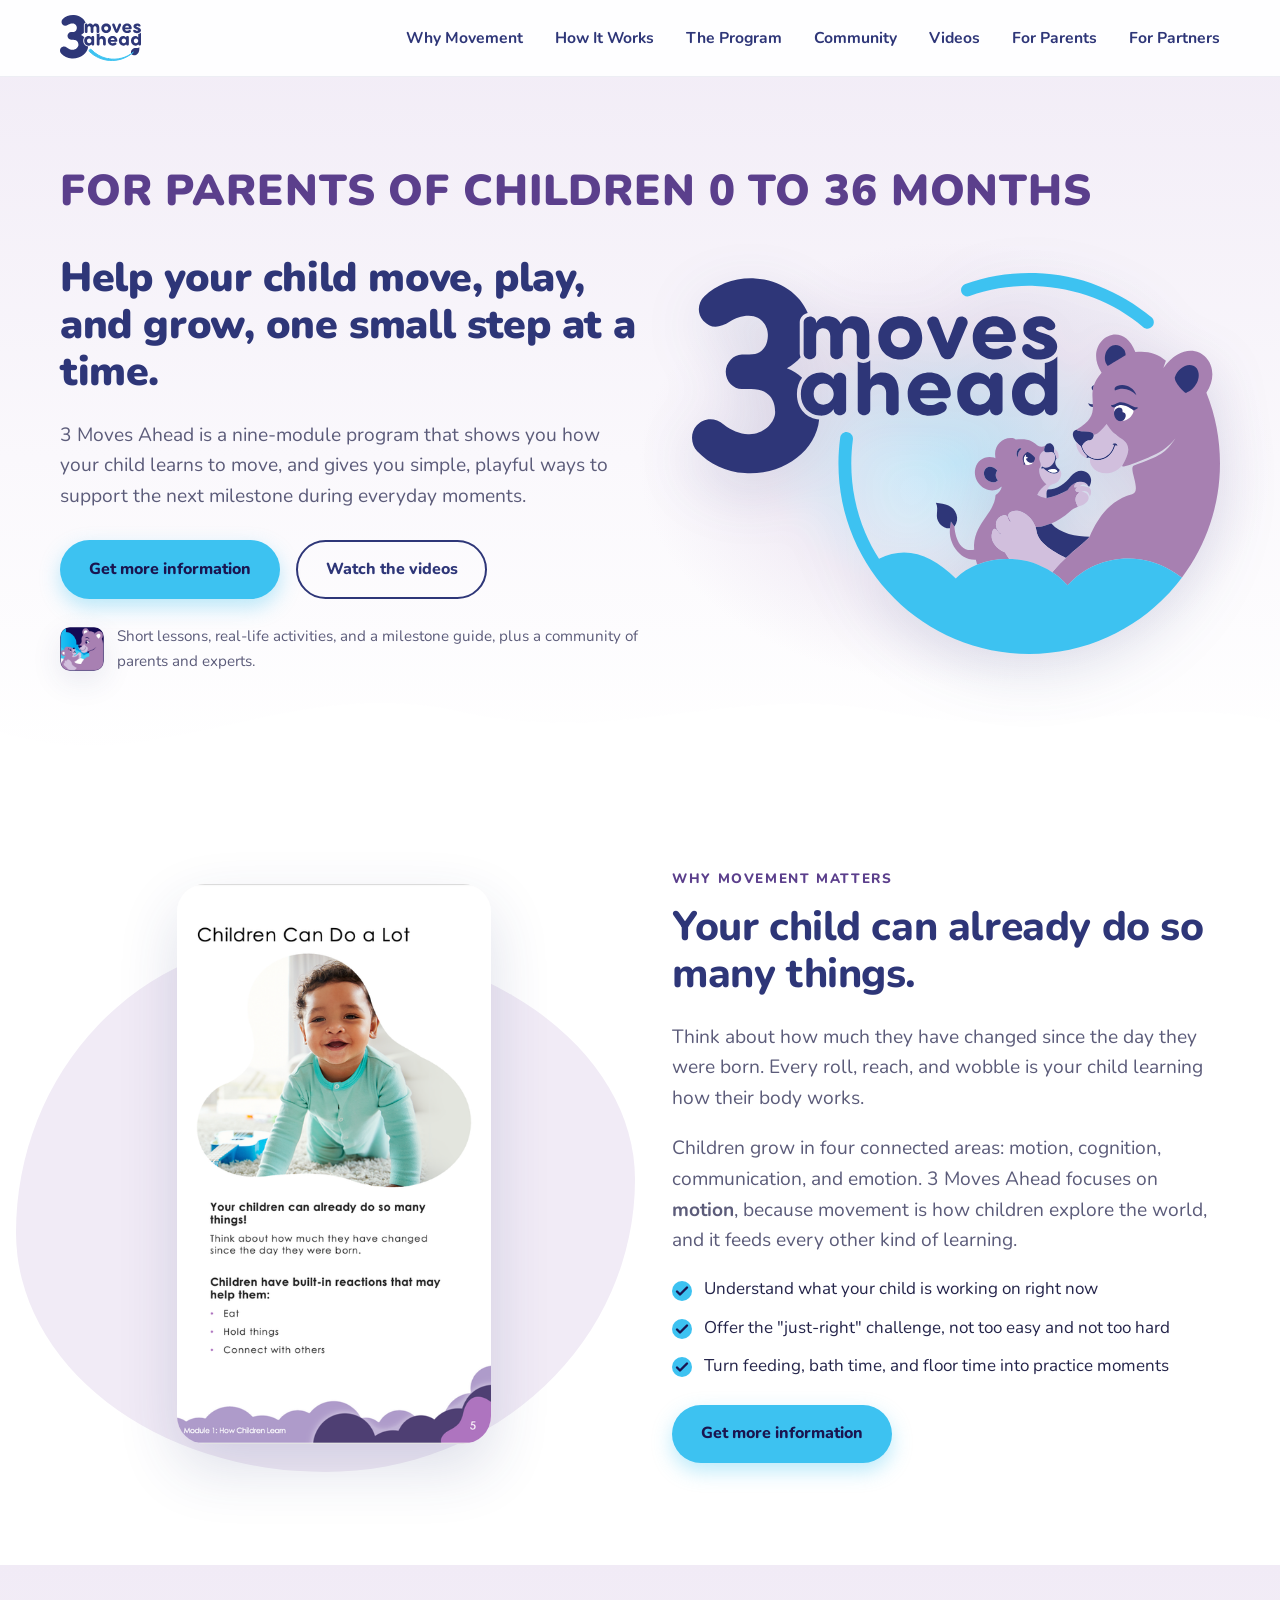
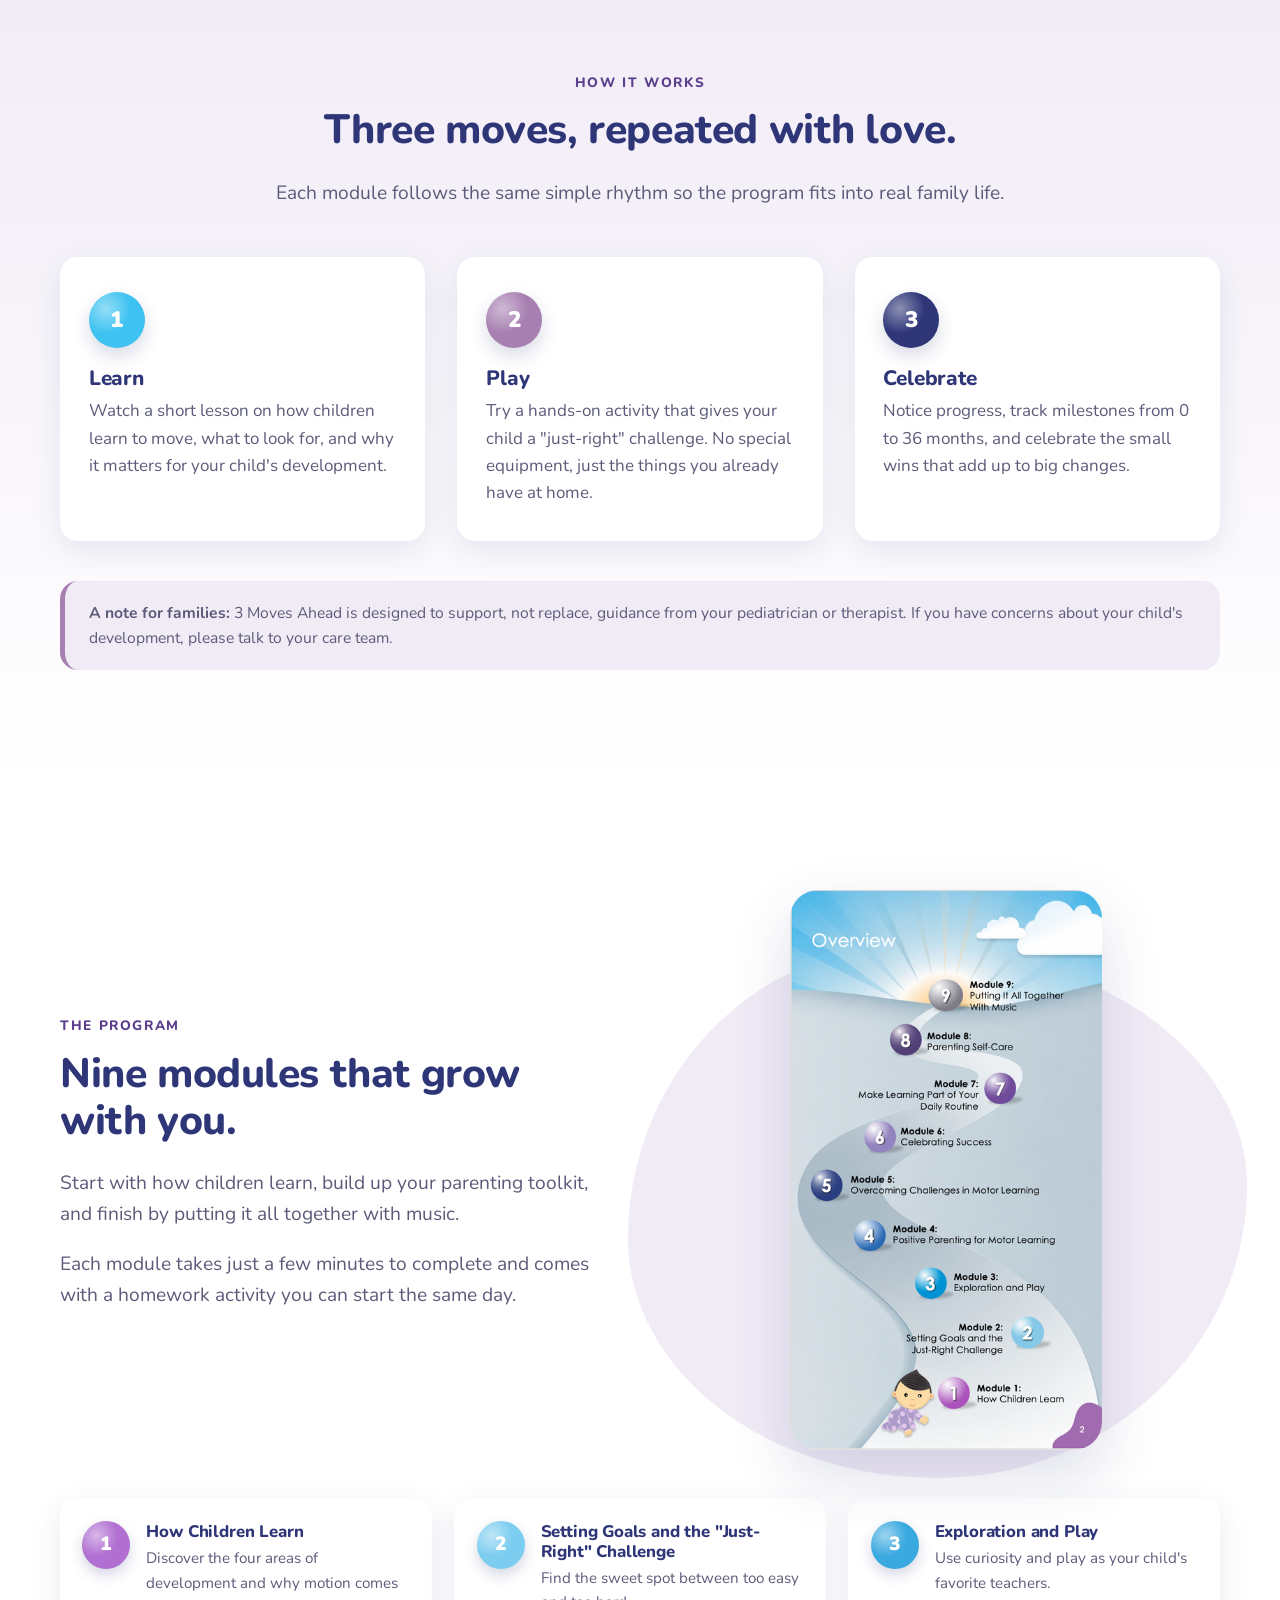
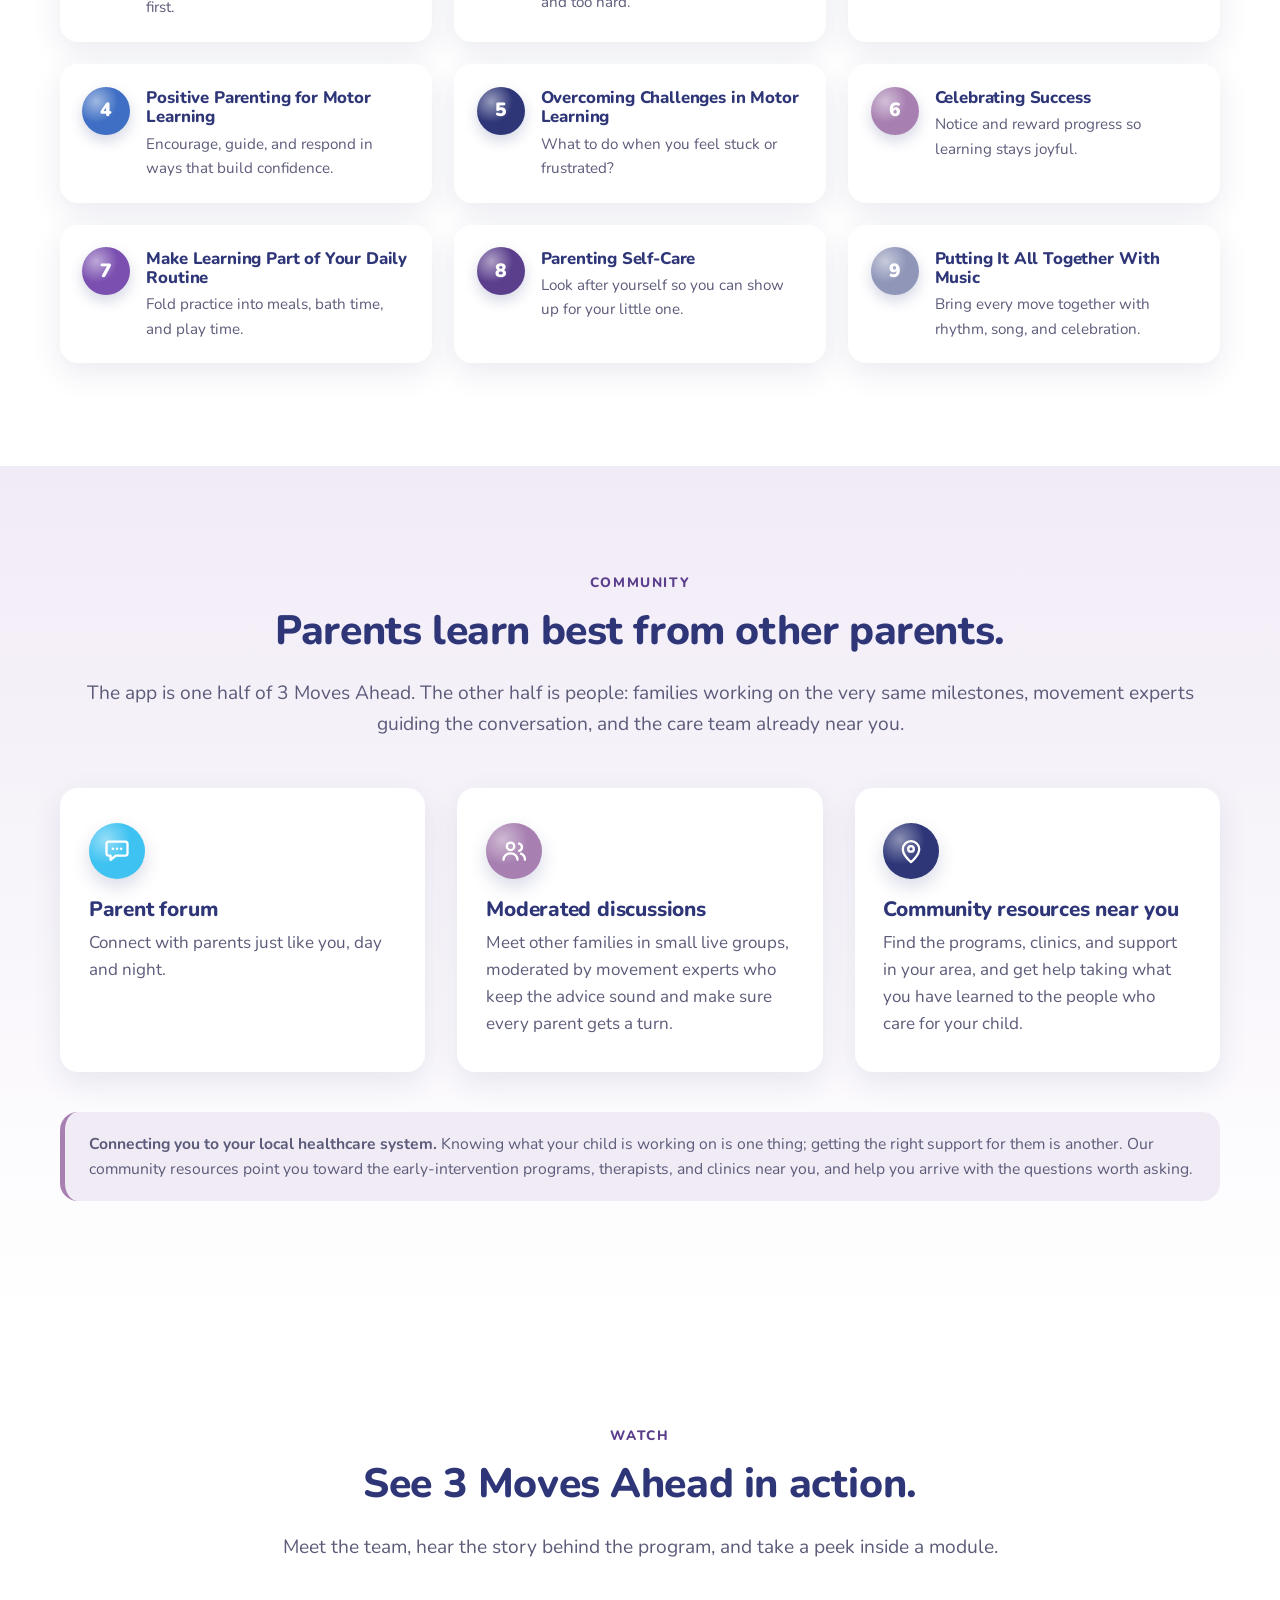
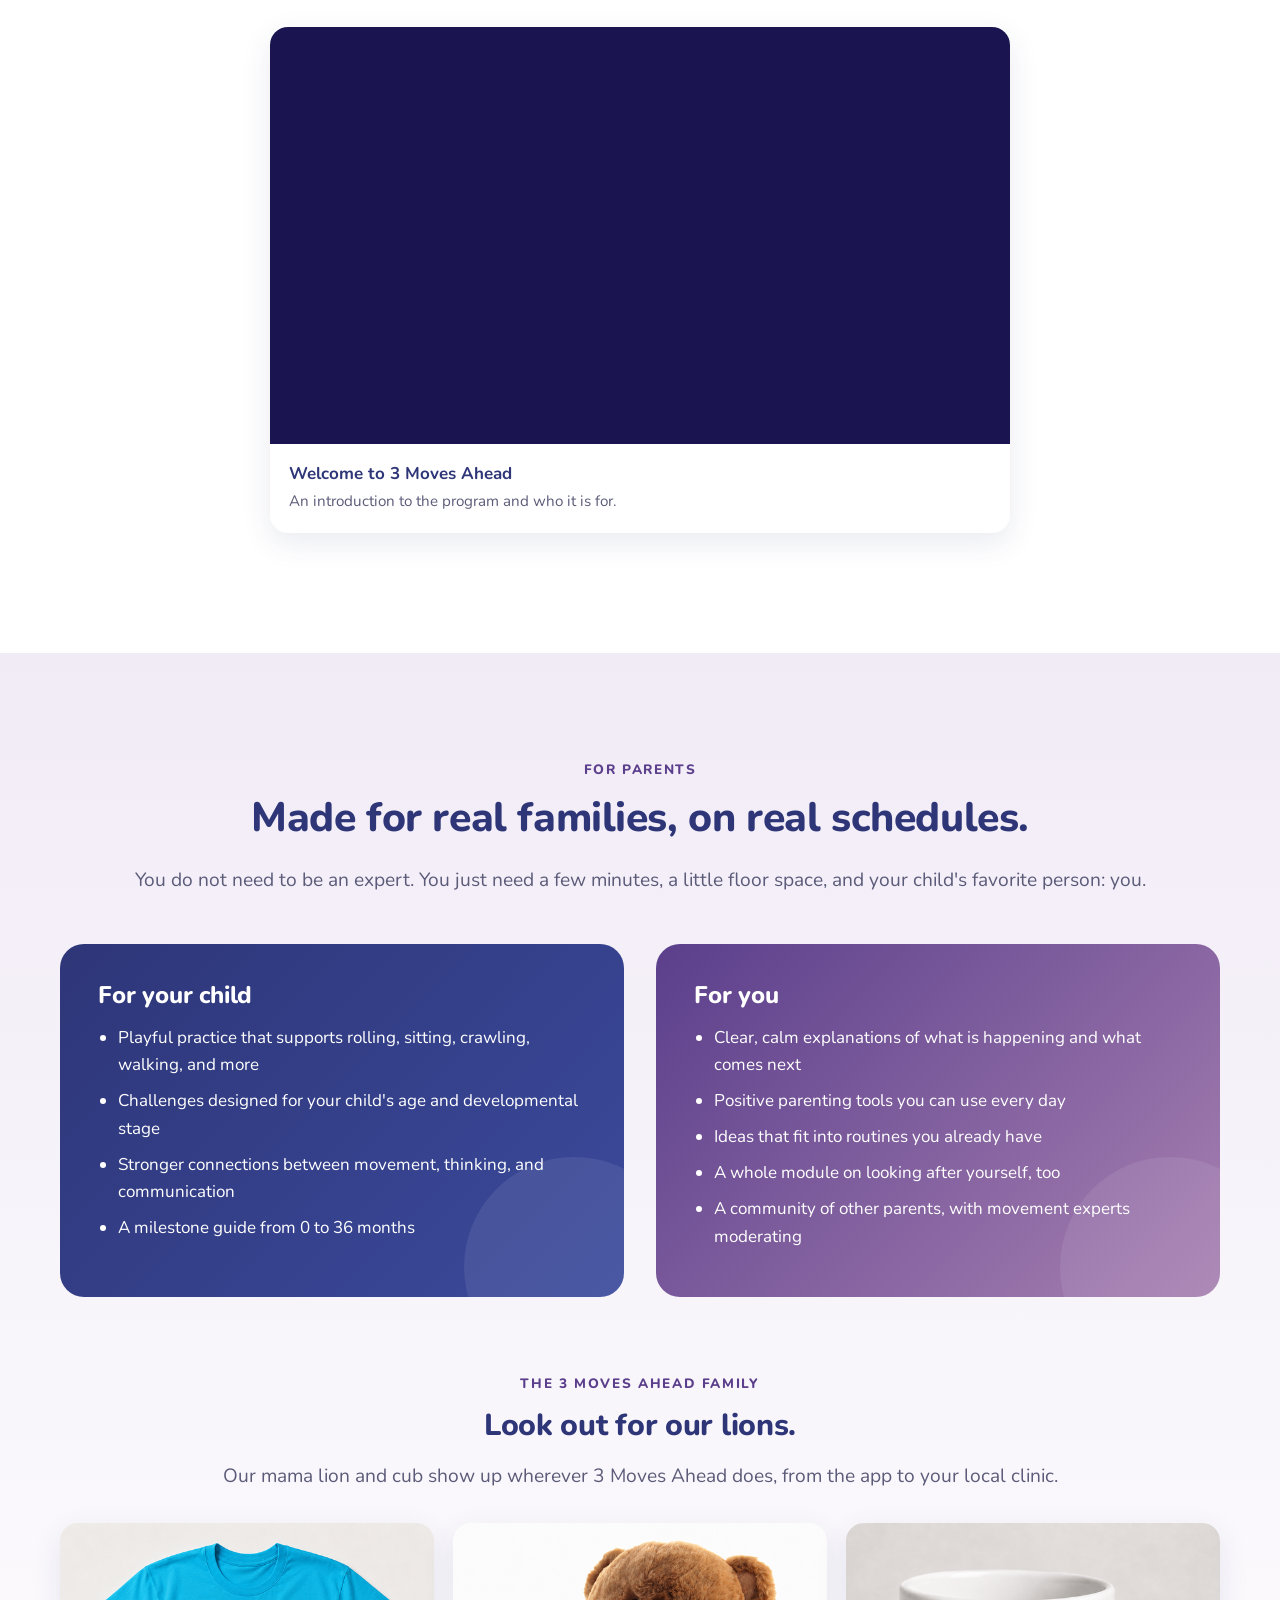
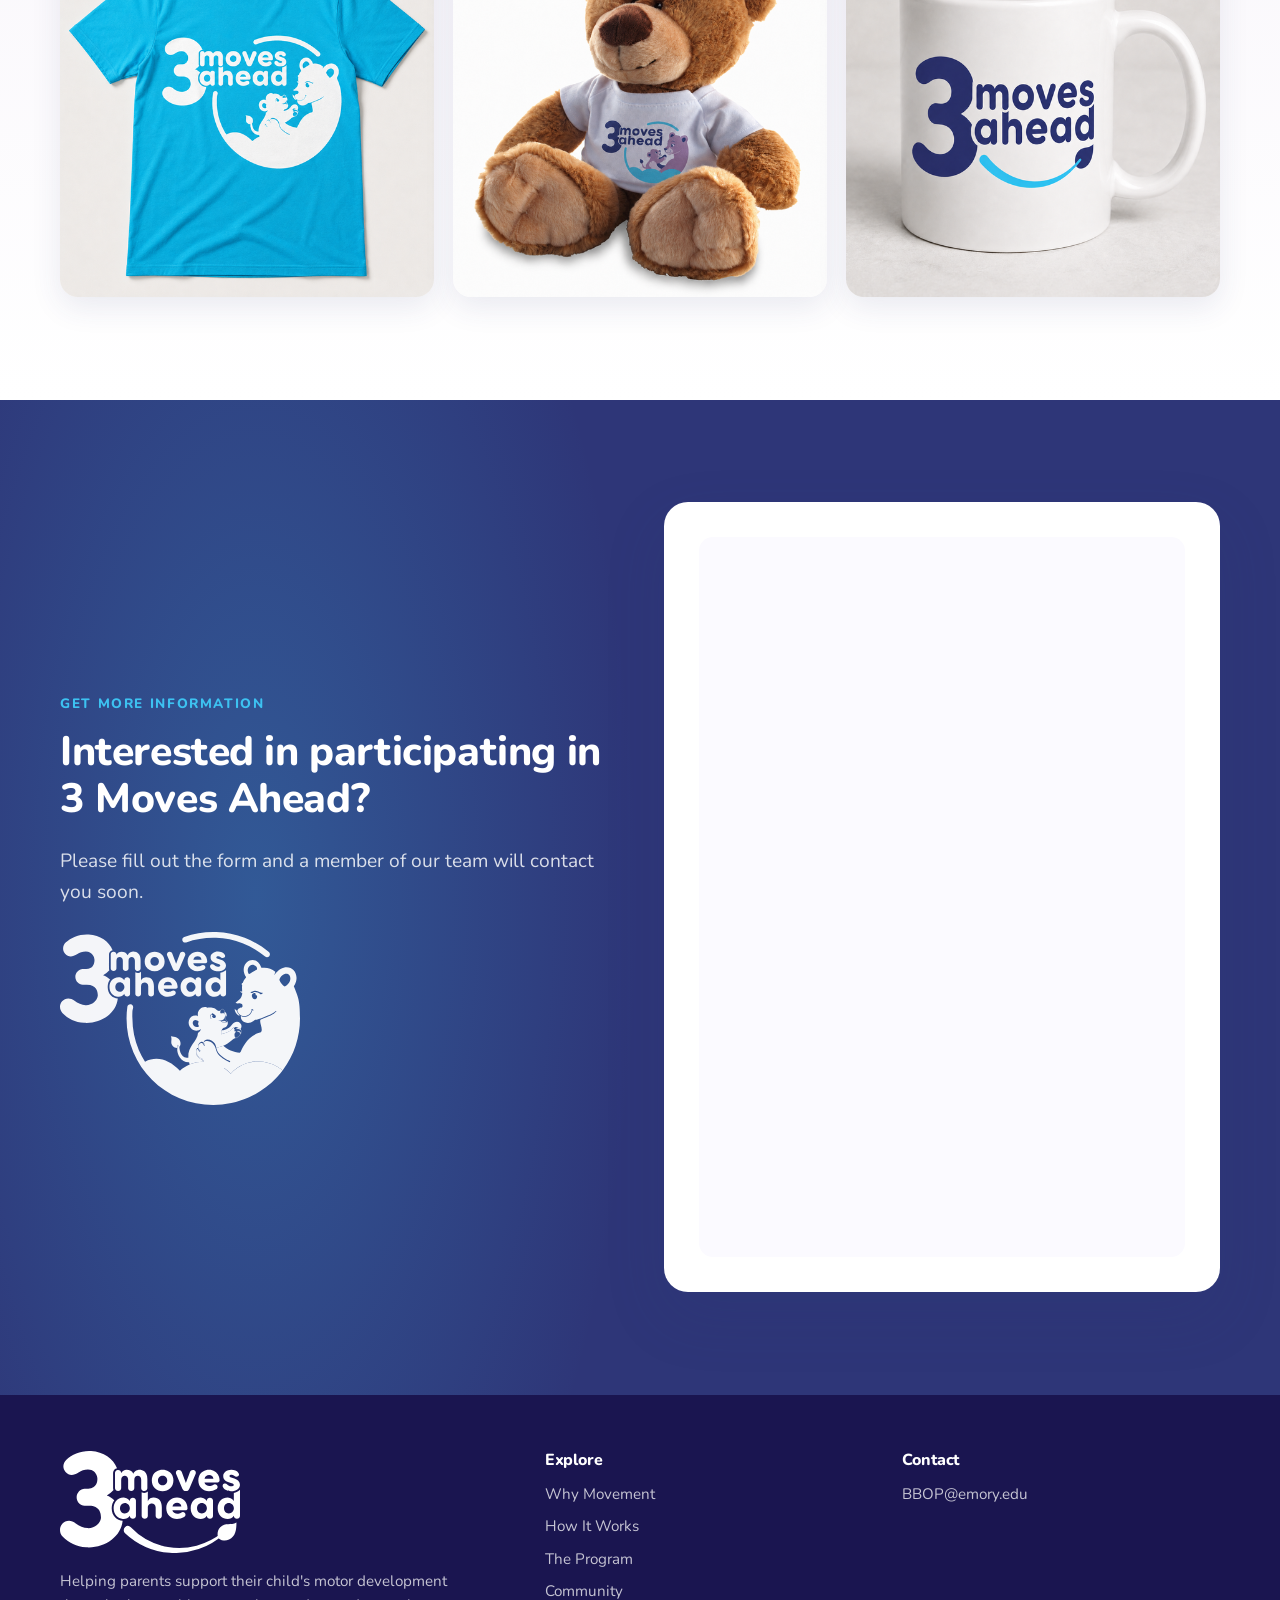
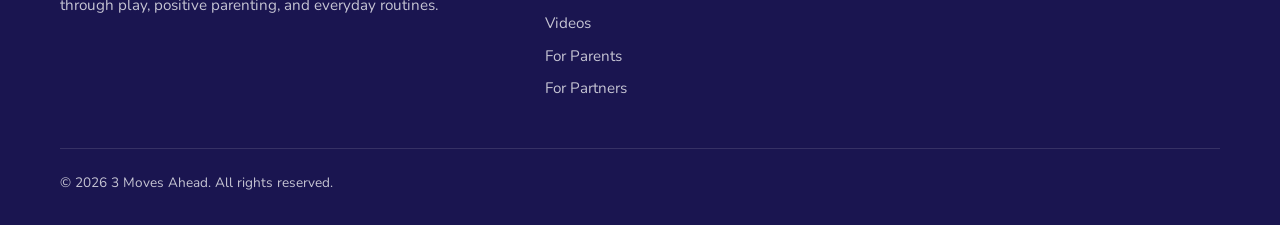
<file: index.html>
<!DOCTYPE html>
<html lang="en">
<head>
<!--
  ============================================================
  3 MOVES AHEAD – marketing site (home page)
  ============================================================
  FORMS:
    #contact (For Parents) embeds a Microsoft Form in an iframe;
      responses land in Forms, not in email. VERIFY the form is set to
      "Anyone can respond" or visitors hit a Microsoft sign-in wall.
    partners.html (For Partners) is a FormSubmit form sent to
      BBOP@emory.edu. The first submission triggers a one-time
      activation email to that address, which must be confirmed
      before any mail is delivered.

  VIDEOS: only the welcome video is live; two short replacements are
  coming. Embed src must be https://www.youtube-nocookie.com/embed/<ID>
  (youtu.be / watch?v= URLs will not load in an iframe).

  LAYOUT: two pages, index.html and partners.html, sharing
  styles.css and site.js. The header nav and footer are duplicated
  in both files; keep them in sync.

  COPY NOTE: all headline / body copy on this page is a first draft
  written for review. Module names are taken verbatim from the app.
  ============================================================
-->
<meta charset="utf-8">
<meta name="viewport" content="width=device-width, initial-scale=1">
<title>3&nbsp;Moves&nbsp;Ahead | Helping Your child Move, Play, and Grow</title>
<meta name="description" content="3&nbsp;Moves&nbsp;Ahead is a nine-module program that helps parents support their child's motor development through play, positive parenting, and everyday routines, alongside a community of parents and movement experts.">
<meta property="og:title" content="3&nbsp;Moves&nbsp;Ahead">
<meta property="og:description" content="Helping parents support their child's motor development through play, positive parenting, and everyday routines, with a community of parents and movement experts alongside.">
<meta property="og:type" content="website">
<meta property="og:url" content="https://danielmcopeland.github.io/3-moves-ahead/">
<meta property="og:image" content="https://danielmcopeland.github.io/3-moves-ahead/assets/app-icon.svg">
<link rel="icon" type="image/png" href="assets/favicon.png">
<link rel="apple-touch-icon" href="assets/app-icon.png">
<link rel="preconnect" href="https://fonts.googleapis.com">
<link rel="preconnect" href="https://fonts.gstatic.com" crossorigin>
<link href="https://fonts.googleapis.com/css2?family=Nunito:wght@400;600;700;800;900&display=swap" rel="stylesheet">

<link rel="stylesheet" href="styles.css">
</head>
<body>

<!-- ============ HEADER ============ -->
<header class="site-header">
  <div class="container nav">
    <a class="brand" href="#top" aria-label="3&nbsp;Moves&nbsp;Ahead home">
      <img src="assets/logo-wordmark.svg" alt="3&nbsp;Moves&nbsp;Ahead">
    </a>
    <button class="nav-toggle" aria-label="Toggle menu" aria-expanded="false" aria-controls="nav-links">
      <span></span><span></span><span></span>
    </button>
    <ul class="nav-links" id="nav-links">
      <li><a href="#why">Why Movement</a></li>
      <li><a href="#how">How It Works</a></li>
      <li><a href="#program">The Program</a></li>
      <li><a href="#community">Community</a></li>
      <li><a href="#videos">Videos</a></li>
      <li><a href="#contact">For Parents</a></li>
      <li><a href="partners.html">For Partners</a></li>
    </ul>
  </div>
</header>

<main id="top">

<!-- ============ HERO ============ -->
<section class="hero">
  <div class="container">
    <p class="hero-kicker">For parents of children 0 to 36 months</p>
  </div>
  <div class="container hero-grid">
    <div>
      <h1>Help your child move, play, and grow, one small step at a time.</h1>
      <p class="lead">3&nbsp;Moves&nbsp;Ahead is a nine-module program that shows you how your child learns to move, and gives you simple, playful ways to support the next milestone during everyday moments.</p>
      <div class="hero-actions">
        <a class="btn btn-primary" href="#contact">Get more information</a>
        <a class="btn btn-secondary" href="#videos">Watch the videos</a>
      </div>
      <div class="hero-note">
        <img src="assets/app-icon.png" alt="3&nbsp;Moves&nbsp;Ahead app icon">
        <span>Short lessons, real-life activities, and a milestone guide, plus a community of parents and experts.</span>
      </div>
    </div>
    <div class="hero-visual">
      <img src="assets/logo-primary.svg" alt="The 3&nbsp;Moves&nbsp;Ahead mama lion and her cub" width="1109" height="802">
    </div>
  </div>
  <svg class="wave" viewBox="0 0 1440 90" preserveAspectRatio="none" aria-hidden="true">
    <path d="M0,60 C180,110 320,0 520,40 C700,75 820,10 1000,40 C1180,70 1300,20 1440,50 L1440,90 L0,90 Z" fill="#ffffff"/>
  </svg>
</section>

<!-- ============ WHY MOVEMENT ============ -->
<section class="section" id="why">
  <div class="container feature">
    <div class="feature-media">
      <div class="blob"></div>
      <img src="assets/tile-children.png" alt="App screen titled Children Can Do a Lot, showing a smiling child crawling" width="448" height="800">
    </div>
    <div>
      <span class="eyebrow">Why movement matters</span>
      <h2>Your child can already do so many things.</h2>
      <p class="lead">Think about how much they have changed since the day they were born. Every roll, reach, and wobble is your child learning how their body works.</p>
      <p>Children grow in four connected areas: motion, cognition, communication, and emotion. 3&nbsp;Moves&nbsp;Ahead focuses on <strong>motion</strong>, because movement is how children explore the world, and it feeds every other kind of learning.</p>
      <ul class="checklist">
        <li>Understand what your child is working on right now</li>
        <li>Offer the "just-right" challenge, not too easy and not too hard</li>
        <li>Turn feeding, bath time, and floor time into practice moments</li>
      </ul>
      <a class="btn btn-primary" href="#contact">Get more information</a>
    </div>
  </div>
</section>

<!-- ============ HOW IT WORKS ============ -->
<section class="section band" id="how">
  <div class="container">
    <div class="center">
      <span class="eyebrow">How it works</span>
      <h2>Three moves, repeated with love.</h2>
      <p class="lead">Each module follows the same simple rhythm so the program fits into real family life.</p>
    </div>
    <div class="steps">
      <article class="step">
        <div class="step-num" style="--c: var(--cyan)">1</div>
        <h3>Learn</h3>
        <p>Watch a short lesson on how children learn to move, what to look for, and why it matters for your child's development.</p>
      </article>
      <article class="step">
        <div class="step-num" style="--c: var(--purple)">2</div>
        <h3>Play</h3>
        <p>Try a hands-on activity that gives your child a "just-right" challenge. No special equipment, just the things you already have at home.</p>
      </article>
      <article class="step">
        <div class="step-num" style="--c: var(--navy)">3</div>
        <h3>Celebrate</h3>
        <p>Notice progress, track milestones from 0 to 36 months, and celebrate the small wins that add up to big changes.</p>
      </article>
    </div>
    <p class="note"><strong>A note for families:</strong> 3&nbsp;Moves&nbsp;Ahead is designed to support, not replace, guidance from your pediatrician or therapist. If you have concerns about your child's development, please talk to your care team.</p>
  </div>
</section>

<!-- ============ THE PROGRAM ============ -->
<section class="section" id="program">
  <div class="container feature reverse">
    <div class="feature-media">
      <div class="blob"></div>
      <img src="assets/tile-overview.png" alt="Program overview showing a winding path through nine modules" width="447" height="800">
    </div>
    <div>
      <span class="eyebrow">The program</span>
      <h2>Nine modules that grow with you.</h2>
      <p>Start with how children learn, build up your parenting toolkit, and finish by putting it all together with music.</p>
      <p>Each module takes just a few minutes to complete and comes with a homework activity you can start the same day.</p>
    </div>
  </div>
  <div class="container">
    <div class="modules">
      <article class="module"><div class="ball" style="--c:#b06fd1">1</div><div><h3>How Children Learn</h3><p>Discover the four areas of development and why motion comes first.</p></div></article>
      <article class="module"><div class="ball" style="--c:#7ccdf0">2</div><div><h3>Setting Goals and the "Just-Right" Challenge</h3><p>Find the sweet spot between too easy and too hard.</p></div></article>
      <article class="module"><div class="ball" style="--c:#3aa9e0">3</div><div><h3>Exploration and Play</h3><p>Use curiosity and play as your child's favorite teachers.</p></div></article>
      <article class="module"><div class="ball" style="--c:#3f6fc4">4</div><div><h3>Positive Parenting for Motor Learning</h3><p>Encourage, guide, and respond in ways that build confidence.</p></div></article>
      <article class="module"><div class="ball" style="--c:#2e3678">5</div><div><h3>Overcoming Challenges in Motor Learning</h3><p>What to do when you feel stuck or frustrated?</p></div></article>
      <article class="module"><div class="ball" style="--c:#a780b1">6</div><div><h3>Celebrating Success</h3><p>Notice and reward progress so learning stays joyful.</p></div></article>
      <article class="module"><div class="ball" style="--c:#7a4fb0">7</div><div><h3>Make Learning Part of Your Daily Routine</h3><p>Fold practice into meals, bath time, and play time.</p></div></article>
      <article class="module"><div class="ball" style="--c:#5b3f8c">8</div><div><h3>Parenting Self-Care</h3><p>Look after yourself so you can show up for your little one.</p></div></article>
      <article class="module"><div class="ball" style="--c:#8f96b8">9</div><div><h3>Putting It All Together With Music</h3><p>Bring every move together with rhythm, song, and celebration.</p></div></article>
    </div>
  </div>
</section>

<!-- ============ COMMUNITY ============ -->
<section class="section band" id="community">
  <div class="container">
    <div class="center">
      <span class="eyebrow">Community</span>
      <h2>Parents learn best from other parents.</h2>
      <p class="lead">The app is one half of 3&nbsp;Moves&nbsp;Ahead. The other half is people: families working on the very same milestones, movement experts guiding the conversation, and the care team already near you.</p>
    </div>
    <div class="steps">
      <article class="step">
        <div class="step-num" style="--c: var(--cyan)">
          <svg viewBox="0 0 24 24" fill="none" stroke="currentColor" stroke-width="2" stroke-linecap="round" stroke-linejoin="round" aria-hidden="true">
            <path d="M3 6a2 2 0 0 1 2-2h14a2 2 0 0 1 2 2v8a2 2 0 0 1-2 2h-8l-4.5 3.5V16H5a2 2 0 0 1-2-2V6z"/>
            <circle cx="8.5" cy="10" r="1.1" fill="currentColor" stroke="none"/>
            <circle cx="12" cy="10" r="1.1" fill="currentColor" stroke="none"/>
            <circle cx="15.5" cy="10" r="1.1" fill="currentColor" stroke="none"/>
          </svg>
        </div>
        <h3>Parent forum</h3>
        <p>Connect with parents just like you, day and night.</p>
      </article>
      <article class="step">
        <div class="step-num" style="--c: var(--purple)">
          <svg viewBox="0 0 24 24" fill="none" stroke="currentColor" stroke-width="2" stroke-linecap="round" stroke-linejoin="round" aria-hidden="true">
            <circle cx="9" cy="8" r="3.2"/>
            <path d="M3 19.5c0-3.3 2.7-5.5 6-5.5s6 2.2 6 5.5"/>
            <path d="M16.4 5.6a3.2 3.2 0 0 1 0 6.2"/>
            <path d="M18 14.3c2 .8 3.4 2.5 3.4 5.2"/>
          </svg>
        </div>
        <h3>Moderated discussions</h3>
        <p>Meet other families in small live groups, moderated by movement experts who keep the advice sound and make sure every parent gets a turn.</p>
      </article>
      <article class="step">
        <div class="step-num" style="--c: var(--navy)">
          <svg viewBox="0 0 24 24" fill="none" stroke="currentColor" stroke-width="2" stroke-linecap="round" stroke-linejoin="round" aria-hidden="true">
            <path d="M12 21.5s7-5.6 7-11a7 7 0 1 0-14 0c0 5.4 7 11 7 11z"/>
            <circle cx="12" cy="10.2" r="2.4"/>
          </svg>
        </div>
        <h3>Community resources near you</h3>
        <p>Find the programs, clinics, and support in your area, and get help taking what you have learned to the people who care for your child.</p>
      </article>
    </div>
    <p class="note"><strong>Connecting you to your local healthcare system.</strong> Knowing what your child is working on is one thing; getting the right support for them is another. Our community resources point you toward the early-intervention programs, therapists, and clinics near you, and help you arrive with the questions worth asking.</p>
  </div>
</section>

<!-- ============ VIDEOS ============ -->
<section class="section" id="videos">
  <div class="container">
    <div class="center">
      <span class="eyebrow">Watch</span>
      <h2>See 3&nbsp;Moves&nbsp;Ahead in action.</h2>
      <p class="lead">Meet the team, hear the story behind the program, and take a peek inside a module.</p>
    </div>
    <div class="videos">
      <figure class="video-card">
        <div class="video-frame">
          <iframe src="https://www.youtube-nocookie.com/embed/CRkYUP-whN0" title="3&nbsp;Moves&nbsp;Ahead video 1" loading="lazy" allow="accelerometer; autoplay; clipboard-write; encrypted-media; gyroscope; picture-in-picture; web-share" allowfullscreen referrerpolicy="strict-origin-when-cross-origin"></iframe>
        </div>
        <figcaption><strong>Welcome to 3&nbsp;Moves&nbsp;Ahead</strong><span>An introduction to the program and who it is for.</span></figcaption>
      </figure>
    </div>
  </div>
</section>

<!-- ============ FOR PARENTS / BENEFITS ============ -->
<section class="section band" id="parents">
  <div class="container">
    <div class="center">
      <span class="eyebrow">For parents</span>
      <h2>Made for real families, on real schedules.</h2>
      <p class="lead">You do not need to be an expert. You just need a few minutes, a little floor space, and your child's favorite person: you.</p>
    </div>
    <div class="benefits">
      <article class="benefit child">
        <h3>For your child</h3>
        <ul>
          <li>Playful practice that supports rolling, sitting, crawling, walking, and more</li>
          <li>Challenges designed for your child's age and developmental stage</li>
          <li>Stronger connections between movement, thinking, and communication</li>
          <li>A milestone guide from 0 to 36 months</li>
        </ul>
      </article>
      <article class="benefit parent">
        <h3>For you</h3>
        <ul>
          <li>Clear, calm explanations of what is happening and what comes next</li>
          <li>Positive parenting tools you can use every day</li>
          <li>Ideas that fit into routines you already have</li>
          <li>A whole module on looking after yourself, too</li>
          <li>A community of other parents, with movement experts moderating</li>
        </ul>
      </article>
    </div>

    <div class="center" style="margin-top: 4.5rem;">
      <span class="eyebrow">The 3&nbsp;Moves&nbsp;Ahead family</span>
      <h2 style="font-size: clamp(1.4rem, 2.4vw, 1.9rem);">Look out for our lions.</h2>
      <p class="lead">Our mama lion and cub show up wherever 3&nbsp;Moves&nbsp;Ahead does, from the app to your local clinic.</p>
    </div>
    <div class="merch">
      <img src="assets/merch-shirt.png" alt="Cyan t-shirt with the 3&nbsp;Moves&nbsp;Ahead logo" width="600" height="600">
      <img src="assets/merch-bear.png" alt="Teddy bear with the 3&nbsp;Moves&nbsp;Ahead logo" width="600" height="600">
      <img src="assets/merch-mug.png" alt="Mug with the 3&nbsp;Moves&nbsp;Ahead wordmark" width="600" height="600">
    </div>
  </div>
</section>

<!-- ============ CONTACT FORM ============ -->
<section class="section cta-band" id="contact">
  <div class="container cta-grid">
    <div>
      <span class="eyebrow" style="color: var(--cyan);">Get more information</span>
      <h2>Interested in participating in 3&nbsp;Moves&nbsp;Ahead?</h2>
      <p class="lead">Please fill out the form and a member of our team will contact you soon.</p>
      <img class="brand-mark" src="assets/logo-primary-white.svg" alt="">
    </div>
    <div class="form-card" id="form-card">
      <!-- ========================================================
           MICROSOFT FORMS EMBED
           Responses land in Microsoft Forms, not in email. The src is
           the form's own URL plus &embed=true, which serves the chrome
           less variant intended for iframes.
           The form must be set to "Anyone can respond" or visitors hit
           a Microsoft sign-in wall inside the frame. To swap in a
           different form, replace the whole src.
           ======================================================== -->
      <div class="form-embed">
        <iframe src="https://forms.cloud.microsoft/Pages/ResponsePage.aspx?id=nPsE4KSwT0K80DImBtXfOB_S21zjre5Asg1mrsnWcU5UN0pEVTJXQlExNDNGNFVSVDlUMjNSM0xFNC4u&amp;embed=true" title="Request more information about 3&nbsp;Moves&nbsp;Ahead" loading="lazy" allowfullscreen></iframe>
      </div>
    </div>
  </div>
</section>

</main>

<!-- ============ FOOTER ============ -->
<footer class="site-footer">
  <div class="container">
    <div class="footer-grid">
      <div>
        <img src="assets/logo-wordmark-white.svg" alt="3&nbsp;Moves&nbsp;Ahead">
        <p>Helping parents support their child's motor development through play, positive parenting, and everyday routines.</p>
      </div>
      <div>
        <h4>Explore</h4>
        <ul>
          <li><a href="#why">Why Movement</a></li>
          <li><a href="#how">How It Works</a></li>
          <li><a href="#program">The Program</a></li>
          <li><a href="#community">Community</a></li>
          <li><a href="#videos">Videos</a></li>
          <li><a href="#contact">For Parents</a></li>
          <li><a href="partners.html">For Partners</a></li>
        </ul>
      </div>
      <div>
        <h4>Contact</h4>
        <ul>
          <li><a href="mailto:BBOP@emory.edu">BBOP@emory.edu</a></li>
        </ul>
      </div>
    </div>
    <div class="footer-bottom">
      <span>&copy; <span id="year">2026</span> 3&nbsp;Moves&nbsp;Ahead. All rights reserved.</span>
    </div>
  </div>
</footer>

<script src="site.js"></script>
</body>
</html>
</file>
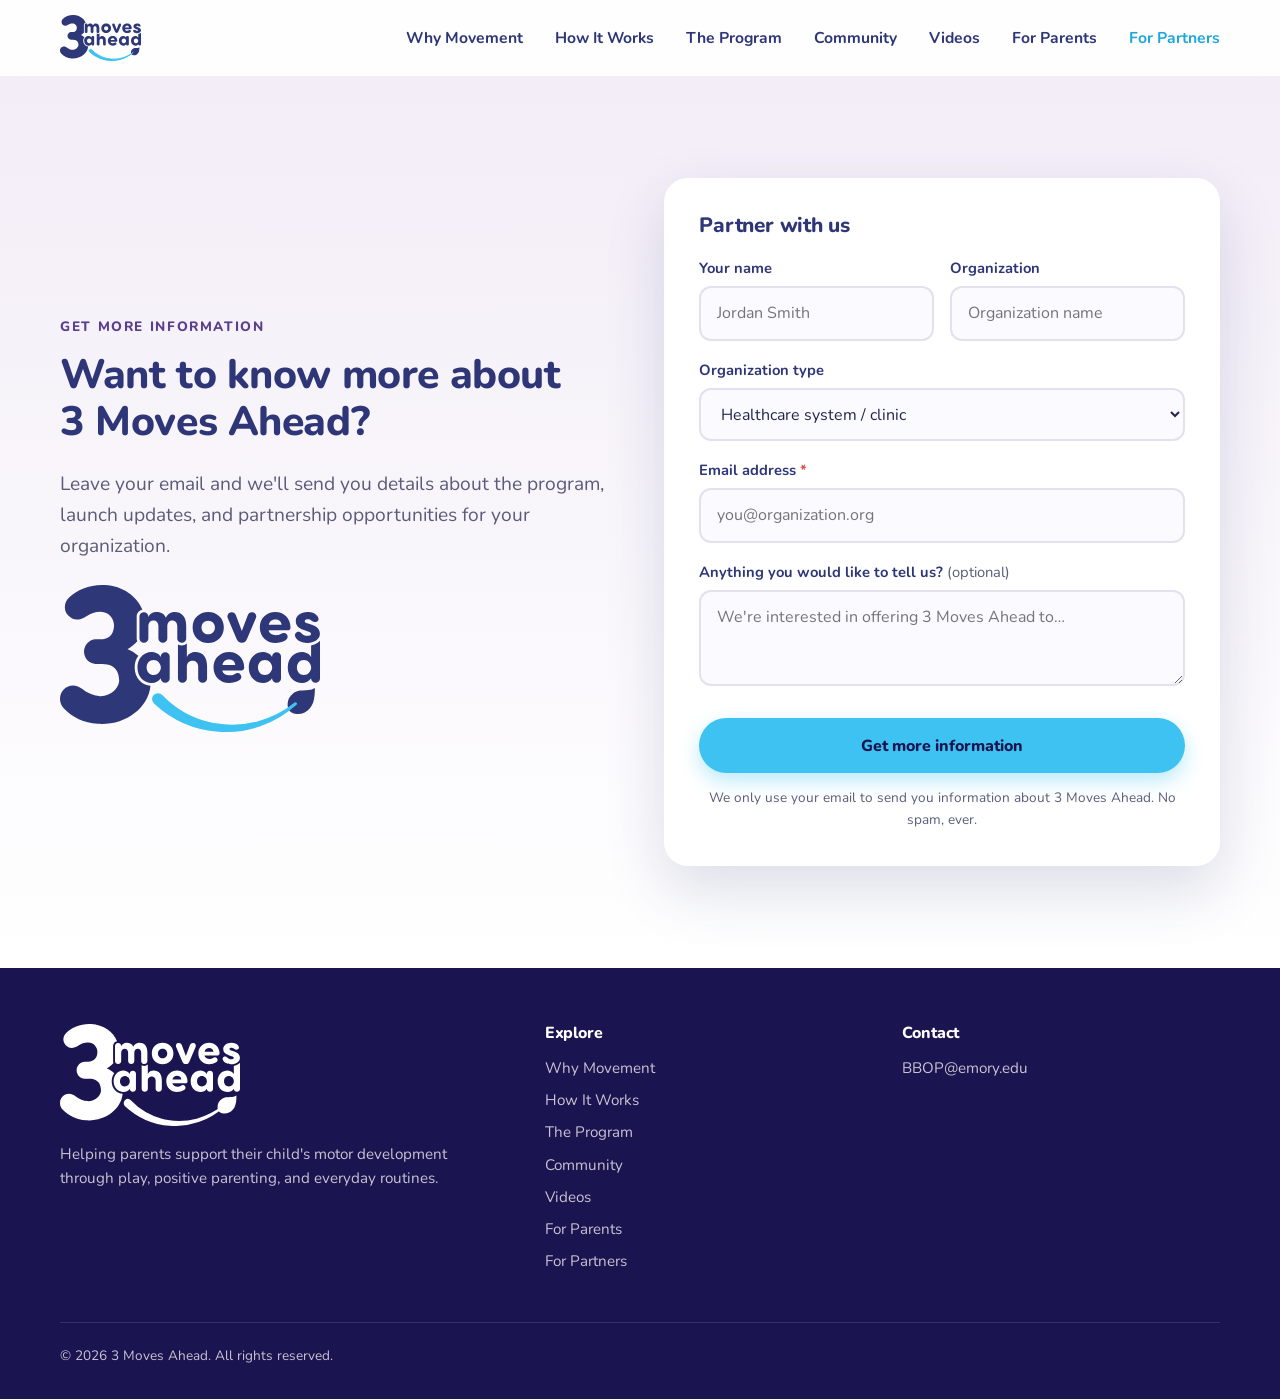
<file: partners.html>
<!DOCTYPE html>
<html lang="en">
<head>
<meta charset="utf-8">
<meta name="viewport" content="width=device-width, initial-scale=1">
<title>For Partners | 3&nbsp;Moves&nbsp;Ahead</title>
<meta name="description" content="Bring 3 Moves Ahead to your healthcare system, government agency, or organization. Get program details, launch updates, and partnership opportunities.">
<meta property="og:title" content="3 Moves Ahead for Partners">
<meta property="og:description" content="Program details, launch updates, and partnership opportunities for your organization.">
<meta property="og:type" content="website">
<meta property="og:url" content="https://danielmcopeland.github.io/3-moves-ahead/partners.html">
<meta property="og:image" content="https://danielmcopeland.github.io/3-moves-ahead/assets/app-icon.svg">
<link rel="icon" type="image/png" href="assets/favicon.png">
<link rel="apple-touch-icon" href="assets/app-icon.png">
<link rel="preconnect" href="https://fonts.googleapis.com">
<link rel="preconnect" href="https://fonts.gstatic.com" crossorigin>
<link href="https://fonts.googleapis.com/css2?family=Nunito:wght@400;600;700;800;900&display=swap" rel="stylesheet">

<link rel="stylesheet" href="styles.css">
</head>
<body>

<!-- ============ HEADER ============ -->
<header class="site-header">
  <div class="container nav">
    <a class="brand" href="index.html" aria-label="3&nbsp;Moves&nbsp;Ahead home">
      <img src="assets/logo-wordmark.svg" alt="3&nbsp;Moves&nbsp;Ahead">
    </a>
    <button class="nav-toggle" aria-label="Toggle menu" aria-expanded="false" aria-controls="nav-links">
      <span></span><span></span><span></span>
    </button>
    <ul class="nav-links" id="nav-links">
      <li><a href="index.html#why">Why Movement</a></li>
      <li><a href="index.html#how">How It Works</a></li>
      <li><a href="index.html#program">The Program</a></li>
      <li><a href="index.html#community">Community</a></li>
      <li><a href="index.html#videos">Videos</a></li>
      <li><a href="index.html#contact">For Parents</a></li>
      <li><a href="partners.html" aria-current="page">For Partners</a></li>
    </ul>
  </div>
</header>

<main id="top">

<!-- ============ PARTNERS ============ -->
<section class="section band page-top" id="partners">
  <div class="container cta-grid">
    <div>
      <span class="eyebrow">Get more information</span>
      <h2>Want to know more about 3&nbsp;Moves&nbsp;Ahead?</h2>
      <p class="lead">Leave your email and we'll send you details about the program, launch updates, and partnership opportunities for your organization.</p>
      <img class="partner-logo" src="assets/logo-corporate.svg" alt="3&nbsp;Moves&nbsp;Ahead" width="767" height="434">
    </div>
    <div class="form-card" id="partner-form-card">
      <!-- FormSubmit accepts ONE address in the action URL; extra recipients go in _cc.
           Changing the address triggers a one-time activation email to it. -->
      <form action="https://formsubmit.co/BBOP@emory.edu" method="POST" id="partner-form">
        <input type="hidden" name="_subject" value="3 Moves Ahead: new partnership inquiry">
        <input type="hidden" name="_template" value="table">
        <input type="hidden" name="_captcha" value="false">
        <!-- _next must point at the live site URL. -->
        <input type="hidden" name="_next" value="https://3mahead.com/partners.html?submitted=1">
        <input type="text" name="_honey" style="display:none" tabindex="-1" autocomplete="off">

        <h3>Partner with us</h3>
        <div class="field-row">
          <div class="field">
            <label for="p-name">Your name</label>
            <input id="p-name" name="name" type="text" autocomplete="name" placeholder="Jordan Smith">
          </div>
          <div class="field">
            <label for="p-org">Organization</label>
            <input id="p-org" name="organization" type="text" autocomplete="organization" placeholder="Organization name">
          </div>
        </div>
        <div class="field">
          <label for="p-type">Organization type</label>
          <select id="p-type" name="organization_type">
            <option value="Healthcare system / clinic" selected>Healthcare system / clinic</option>
            <option value="Government / public health">Government / public health</option>
            <option value="Corporate / employer">Corporate / employer</option>
            <option value="Nonprofit / community organization">Nonprofit / community organization</option>
            <option value="Other">Other</option>
          </select>
        </div>
        <div class="field">
          <label for="p-email">Email address <span aria-hidden="true" style="color:#d9534f">*</span></label>
          <input id="p-email" name="email" type="email" required autocomplete="email" placeholder="you@organization.org">
        </div>
        <div class="field">
          <label for="p-message">Anything you would like to tell us? <span style="font-weight:400;color:var(--muted)">(optional)</span></label>
          <textarea id="p-message" name="message" placeholder="We're interested in offering 3 Moves Ahead to…"></textarea>
        </div>
        <button class="btn btn-primary" type="submit">Get more information</button>
        <p class="form-fine">We only use your email to send you information about 3 Moves Ahead. No spam, ever.</p>
      </form>
      <div class="thanks" role="status">
        <div class="big">🎉</div>
        <h3>Thank you!</h3>
        <p>We have received your request and will be in touch soon.</p>
        <a class="btn btn-secondary" href="index.html">Back to home</a>
      </div>
    </div>
  </div>
</section>

</main>

<!-- ============ FOOTER ============ -->
<footer class="site-footer">
  <div class="container">
    <div class="footer-grid">
      <div>
        <img src="assets/logo-wordmark-white.svg" alt="3&nbsp;Moves&nbsp;Ahead">
        <p>Helping parents support their child's motor development through play, positive parenting, and everyday routines.</p>
      </div>
      <div>
        <h4>Explore</h4>
        <ul>
          <li><a href="index.html#why">Why Movement</a></li>
          <li><a href="index.html#how">How It Works</a></li>
          <li><a href="index.html#program">The Program</a></li>
          <li><a href="index.html#community">Community</a></li>
          <li><a href="index.html#videos">Videos</a></li>
          <li><a href="index.html#contact">For Parents</a></li>
          <li><a href="partners.html">For Partners</a></li>
        </ul>
      </div>
      <div>
        <h4>Contact</h4>
        <ul>
          <li><a href="mailto:BBOP@emory.edu">BBOP@emory.edu</a></li>
        </ul>
      </div>
    </div>
    <div class="footer-bottom">
      <span>&copy; <span id="year">2026</span> 3&nbsp;Moves&nbsp;Ahead. All rights reserved.</span>
    </div>
  </div>
</footer>

<script src="site.js"></script>
<script>
// Show the thank-you state after the partners form (FormSubmit) redirects back with ?submitted=1
(function () {
  var params = new URLSearchParams(window.location.search);
  if (params.get('submitted') === '1') {
    document.getElementById('partner-form-card').classList.add('is-submitted');
    // Clean the URL so a refresh does not keep showing the thank-you message
    if (history.replaceState) {
      history.replaceState(null, '', window.location.pathname);
    }
  }
})();
</script>
</body>
</html>
</file>
<file: styles.css>
:root {
  --navy: #2e3678;
  --navy-dark: #1a1550;
  --cyan: #3dc2f1;
  --cyan-dark: #1ea7d9;
  --lavender: #d1bfdd;
  --lavender-light: #f1ebf6;
  --purple: #a780b1;
  --purple-deep: #5b3f8c;
  --ink: #24244a;
  --muted: #5c5c7a;
  --white: #ffffff;
  --radius: 18px;
  --shadow: 0 10px 30px rgba(46, 54, 120, 0.10);
  --shadow-lg: 0 24px 60px rgba(46, 54, 120, 0.16);
  --max: 1160px;
}

* { box-sizing: border-box; }
html { scroll-behavior: smooth; scroll-padding-top: 90px; }
body {
  margin: 0;
  font-family: "Nunito", system-ui, -apple-system, "Segoe UI", Roboto, sans-serif;
  color: var(--ink);
  background: var(--white);
  line-height: 1.6;
  font-size: 17px;
  -webkit-font-smoothing: antialiased;
}
img { max-width: 100%; height: auto; display: block; }
body { overflow-x: hidden; }
a { color: inherit; }
h1, h2, h3, h4 { font-weight: 800; line-height: 1.15; margin: 0 0 .6em; color: var(--navy); letter-spacing: -0.01em; }
h1 { font-size: clamp(2.2rem, 4.5vw, 3.6rem); font-weight: 900; }
h2 { font-size: clamp(1.8rem, 3.2vw, 2.6rem); }
h3 { font-size: 1.3rem; }
p { margin: 0 0 1em; }
.lead { font-size: 1.2rem; color: var(--muted); }
.feature p { color: var(--muted); font-size: 1.2rem; }
.eyebrow {
  display: inline-block; font-size: .85rem; font-weight: 800; letter-spacing: .12em;
  text-transform: uppercase; color: var(--purple-deep); margin-bottom: .8rem;
}
.container { width: min(var(--max), 100% - 2.5rem); margin-inline: auto; }
.hero-grid > *, .feature > *, .cta-grid > *, .steps > *, .modules > *, .videos > *, .benefits > *, .merch > *, .footer-grid > *, .field-row > *, .domains > * { min-width: 0; }
.section { padding: clamp(3.5rem, 8vw, 6.5rem) 0; }
.page-top { padding-top: calc(76px + clamp(3.5rem, 8vw, 6.5rem)); }
.center { text-align: center; }
.narrow { max-width: 720px; margin-inline: auto; }

/* Buttons */
.btn {
  display: inline-flex; align-items: center; justify-content: center; gap: .5rem;
  padding: .9rem 1.7rem; border-radius: 999px; font-weight: 800; font-size: 1rem;
  text-decoration: none; border: 2px solid transparent; cursor: pointer;
  transition: transform .15s ease, box-shadow .15s ease, background .15s ease;
  font-family: inherit;
}
.btn:hover { transform: translateY(-2px); }
.btn-primary { background: var(--cyan); color: var(--navy-dark); box-shadow: 0 8px 20px rgba(61,194,241,.35); }
.btn-primary:hover { background: var(--cyan-dark); color: var(--white); }
.btn-secondary { background: transparent; color: var(--navy); border-color: var(--navy); }
.btn-secondary:hover { background: var(--navy); color: var(--white); }
.btn-white { background: var(--white); color: var(--navy); }
.btn-white:hover { background: var(--lavender-light); }

/* Header */
.site-header {
  position: fixed; inset: 0 0 auto 0; z-index: 100;
  background: rgba(255,255,255,.92); backdrop-filter: blur(10px);
  border-bottom: 1px solid rgba(46,54,120,.08);
}
.nav { display: flex; align-items: center; justify-content: space-between; height: 76px; gap: 1rem; }
.brand img { height: 46px; width: auto; }
.nav-links { display: flex; align-items: center; gap: 2rem; list-style: none; margin: 0; padding: 0; }
.nav-links a { text-decoration: none; font-weight: 700; color: var(--navy); font-size: .98rem; }
.nav-links a:hover { color: var(--cyan-dark); }
.nav-links a[aria-current="page"] { color: var(--cyan-dark); }
.nav-toggle {
  display: none; background: none; border: 0; width: 44px; height: 44px; cursor: pointer; padding: 8px;
}
.nav-toggle span { display: block; height: 3px; background: var(--navy); border-radius: 3px; margin: 6px 0; transition: .2s; }

/* Hero */
.hero {
  padding: calc(76px + clamp(3rem, 7vw, 6rem)) 0 0;
  background: linear-gradient(180deg, var(--lavender-light) 0%, #faf8fc 60%, var(--white) 100%);
  position: relative; overflow: hidden;
}
.hero-kicker {
  font-size: clamp(1.5rem, 3.4vw, 2.7rem); font-weight: 900; line-height: 1.15; letter-spacing: .02em;
  text-transform: uppercase; color: var(--purple-deep); margin: 0 0 clamp(1.5rem, 3vw, 2.5rem);
}
.hero h1 { font-size: clamp(1.8rem, 3.2vw, 2.6rem); }
.hero-grid { display: grid; grid-template-columns: 1.05fr .95fr; gap: 3rem; align-items: center; }
.hero-actions { display: flex; flex-wrap: wrap; gap: 1rem; margin-top: 1.8rem; }
.hero-visual { position: relative; display: grid; place-items: center; }
.hero-visual::before {
  content: ""; position: absolute; inset: -8% -10%; border-radius: 50%;
  background: radial-gradient(closest-side, rgba(61,194,241,.28), rgba(209,191,221,.22) 60%, transparent 100%);
  z-index: 0;
}
.hero-visual img { position: relative; z-index: 1; display: block; width: 100%; max-width: 540px; height: auto; margin-inline: auto; filter: drop-shadow(0 18px 28px rgba(46,54,120,.14)); }
.hero-note { display: flex; align-items: center; gap: .8rem; margin-top: 1.6rem; color: var(--muted); font-size: .95rem; }
.hero-note img { width: 44px; height: 44px; border-radius: 10px; box-shadow: var(--shadow); }
.wave { display: block; width: 100%; height: 90px; margin-top: -1px; }

/* Two-column feature */
.feature { display: grid; grid-template-columns: 1fr 1fr; gap: clamp(2rem, 5vw, 5rem); align-items: center; }
.feature.reverse > :first-child { order: 2; }
.feature-media { position: relative; }
.feature-media img { border-radius: 28px; box-shadow: var(--shadow-lg); max-height: 560px; width: auto; margin-inline: auto; }
.feature-media .blob {
  position: absolute; inset: 10% -5% -5% -8%; z-index: -1; border-radius: 45% 55% 50% 50% / 55% 45% 55% 45%;
  background: var(--lavender-light);
}
.checklist { list-style: none; padding: 0; margin: 1.2rem 0 1.6rem; }
.checklist li { position: relative; padding-left: 2rem; margin-bottom: .7rem; }
.checklist li::before {
  content: ""; position: absolute; left: 0; top: .35rem; width: 1.25rem; height: 1.25rem; border-radius: 50%;
  background: var(--cyan) url("data:image/svg+xml,%3Csvg xmlns='http://www.w3.org/2000/svg' viewBox='0 0 20 20'%3E%3Cpath d='M5 10.5l3 3 7-7' fill='none' stroke='%231a1550' stroke-width='2.4' stroke-linecap='round' stroke-linejoin='round'/%3E%3C/svg%3E") center/contain no-repeat;
}

/* Steps */
.steps { display: grid; grid-template-columns: repeat(3, 1fr); gap: 2rem; margin-top: 3rem; }
.step { background: var(--white); border-radius: var(--radius); padding: 2.2rem 1.8rem; box-shadow: var(--shadow); position: relative; }
.step-num {
  width: 56px; height: 56px; border-radius: 50%; display: grid; place-items: center;
  font-weight: 900; font-size: 1.4rem; color: var(--white); margin-bottom: 1.2rem;
  background: radial-gradient(circle at 30% 30%, rgba(255,255,255,.45), transparent 45%), var(--c, var(--cyan));
  box-shadow: 0 8px 18px rgba(46,54,120,.18);
}
.step-num svg { width: 28px; height: 28px; }
.step h3 { margin-bottom: .4rem; }
.step p { margin: 0; color: var(--muted); }
.note {
  margin-top: 2.5rem; padding: 1.2rem 1.5rem; border-radius: var(--radius); background: var(--lavender-light);
  border-left: 5px solid var(--purple); color: var(--muted); font-size: .98rem;
}

/* Program modules */
.band { background: linear-gradient(180deg, var(--lavender-light), var(--white)); }
.modules { display: grid; grid-template-columns: repeat(3, 1fr); gap: 1.4rem; margin-top: 3rem; }
.module {
  display: flex; gap: 1rem; align-items: flex-start; background: var(--white); border-radius: var(--radius);
  padding: 1.4rem 1.4rem; box-shadow: var(--shadow); transition: transform .15s ease;
}
.module:hover { transform: translateY(-3px); }
.module .ball {
  flex: 0 0 48px; width: 48px; height: 48px; border-radius: 50%; display: grid; place-items: center;
  color: var(--white); font-weight: 900; font-size: 1.2rem;
  background: radial-gradient(circle at 30% 30%, rgba(255,255,255,.5), transparent 45%), var(--c);
  box-shadow: 0 6px 14px rgba(46,54,120,.2);
}
.module h3 { font-size: 1.05rem; margin: .1rem 0 .3rem; }
.module p { margin: 0; font-size: .95rem; color: var(--muted); }

/* Domains strip */
.domains { display: grid; grid-template-columns: repeat(4, 1fr); gap: 1.2rem; margin-top: 2.5rem; }
.domain { border-radius: var(--radius); padding: 1.5rem 1.2rem; color: var(--white); text-align: center; }
.domain strong { display: block; font-size: 1.1rem; }
.domain span { opacity: .9; font-size: .95rem; }
.domain.highlight { outline: 4px solid var(--cyan); outline-offset: 4px; }

/* Videos */
.videos { display: grid; grid-template-columns: minmax(0, 820px); justify-content: center; gap: 1.6rem; margin-top: 3rem; }
.video-card { background: var(--white); border-radius: var(--radius); overflow: hidden; box-shadow: var(--shadow); }
.video-frame { position: relative; aspect-ratio: 16 / 9; background: var(--navy-dark); }
.video-frame iframe { position: absolute; inset: 0; width: 100%; height: 100%; border: 0; }
.video-card figcaption { padding: 1rem 1.2rem 1.2rem; }
.video-card figcaption strong { display: block; color: var(--navy); }
.video-card figcaption span { color: var(--muted); font-size: .95rem; }

/* Benefits */
.benefits { display: grid; grid-template-columns: 1fr 1fr; gap: 2rem; margin-top: 3rem; }
.benefit { border-radius: 24px; padding: 2.4rem; color: var(--white); position: relative; overflow: hidden; }
.benefit h3 { color: var(--white); font-size: 1.5rem; }
.benefit.child { background: linear-gradient(135deg, var(--navy) 0%, #3b4a9c 100%); }
.benefit.parent { background: linear-gradient(135deg, var(--purple-deep) 0%, var(--purple) 100%); }
.benefit ul { margin: 0; padding-left: 1.2rem; }
.benefit li { margin-bottom: .55rem; }
.benefit::after {
  content: ""; position: absolute; right: -60px; bottom: -80px; width: 220px; height: 220px; border-radius: 50%;
  background: rgba(255,255,255,.08);
}

/* Merch strip */
.merch { display: grid; grid-template-columns: repeat(3, 1fr); gap: 1.2rem; margin-top: 2rem; }
.merch img { border-radius: var(--radius); box-shadow: var(--shadow); }

/* Form */
.cta-band { background: var(--navy); color: var(--white); position: relative; overflow: hidden; }
.cta-band::before {
  content: ""; position: absolute; left: -10%; top: -40%; width: 60%; height: 180%; border-radius: 50%;
  background: radial-gradient(closest-side, rgba(61,194,241,.25), transparent); pointer-events: none;
}
.cta-band h2, .cta-band h3 { color: var(--white); }
.cta-grid { display: grid; grid-template-columns: 1fr 1fr; gap: 3rem; align-items: center; position: relative; }
.cta-band .lead { color: rgba(255,255,255,.82); }
.cta-band .brand-mark { width: 240px; margin-top: 1.5rem; opacity: .95; }
.partner-logo { width: 260px; margin-top: 1.5rem; }
.form-card { background: var(--white); color: var(--ink); border-radius: 24px; padding: 2.2rem; box-shadow: var(--shadow-lg); }
.form-card h3 { margin-bottom: 1.2rem; }
.field { margin-bottom: 1.1rem; }
.field label { display: block; font-weight: 700; font-size: .92rem; margin-bottom: .35rem; color: var(--navy); }
.field input, .field select, .field textarea {
  width: 100%; font: inherit; font-size: 1rem; padding: .8rem 1rem; border-radius: 12px;
  border: 2px solid #e4e0ee; background: #fbfaff; color: var(--ink); transition: border-color .15s;
}
.field input:focus, .field select:focus, .field textarea:focus { outline: none; border-color: var(--cyan); background: var(--white); }
.field textarea { min-height: 96px; resize: vertical; }
.field-row { display: grid; grid-template-columns: 1fr 1fr; gap: 1rem; }
.form-card .btn { width: 100%; margin-top: .4rem; }
.form-fine { font-size: .85rem; color: var(--muted); margin: .9rem 0 0; text-align: center; }
.form-embed { border-radius: 14px; overflow: hidden; background: #fbfaff; }
.form-embed iframe { display: block; width: 100%; height: 720px; border: 0; }
.thanks { display: none; text-align: center; padding: 2rem 1rem; }
.thanks .big { font-size: 3rem; line-height: 1; margin-bottom: .6rem; }
.form-card.is-submitted form { display: none; }
.form-card.is-submitted .thanks { display: block; }

/* Footer */
.site-footer { background: var(--navy-dark); color: rgba(255,255,255,.75); padding: 3.5rem 0 2rem; font-size: .95rem; }
.footer-grid { display: grid; grid-template-columns: 1.4fr 1fr 1fr; gap: 2.5rem; align-items: start; }
.site-footer img { width: 180px; margin-bottom: 1rem; }
.site-footer h4 { color: var(--white); font-size: 1rem; margin-bottom: .8rem; }
.site-footer ul { list-style: none; padding: 0; margin: 0; }
.site-footer li { margin-bottom: .5rem; }
.site-footer a { color: rgba(255,255,255,.75); text-decoration: none; }
.site-footer a:hover { color: var(--cyan); }
.footer-bottom { border-top: 1px solid rgba(255,255,255,.12); margin-top: 2.5rem; padding-top: 1.4rem; display: flex; flex-wrap: wrap; gap: 1rem; justify-content: space-between; font-size: .85rem; }

/* Responsive */
@media (max-width: 960px) {
  .nav-links { gap: .8rem; }
  .nav-links a { font-size: .92rem; }
  .steps, .modules, .merch { grid-template-columns: repeat(2, 1fr); }
  .domains { grid-template-columns: repeat(2, 1fr); }
  .footer-grid { grid-template-columns: 1fr 1fr; }
}
@media (max-width: 800px) {
  .nav-toggle { display: block; }
  .nav-links {
    position: absolute; top: 76px; left: 0; right: 0; flex-direction: column; align-items: stretch; gap: 0;
    background: var(--white); border-bottom: 1px solid rgba(46,54,120,.08); box-shadow: var(--shadow);
    display: none; padding: .5rem 1.25rem 1.25rem;
  }
  .nav-links.open { display: flex; }
  .nav-links li { padding: .7rem 0; border-bottom: 1px solid #f0edf5; }
  .nav-links li:last-child { border: 0; }
  .hero-grid, .feature, .cta-grid, .benefits { grid-template-columns: 1fr; }
  .feature.reverse > :first-child { order: 0; }
  .hero-visual img { max-width: 420px; }
  .feature-media img { max-height: 440px; }
  .footer-grid { grid-template-columns: 1fr; }
}
@media (max-width: 560px) {
  .steps, .modules, .merch, .field-row { grid-template-columns: 1fr; }
  .domains { grid-template-columns: 1fr 1fr; }
  .form-card { padding: 1.6rem; }
  .form-embed iframe { height: 640px; }
}
@media (prefers-reduced-motion: reduce) {
  html { scroll-behavior: auto; }
  .btn, .module { transition: none; }
}
</file>
